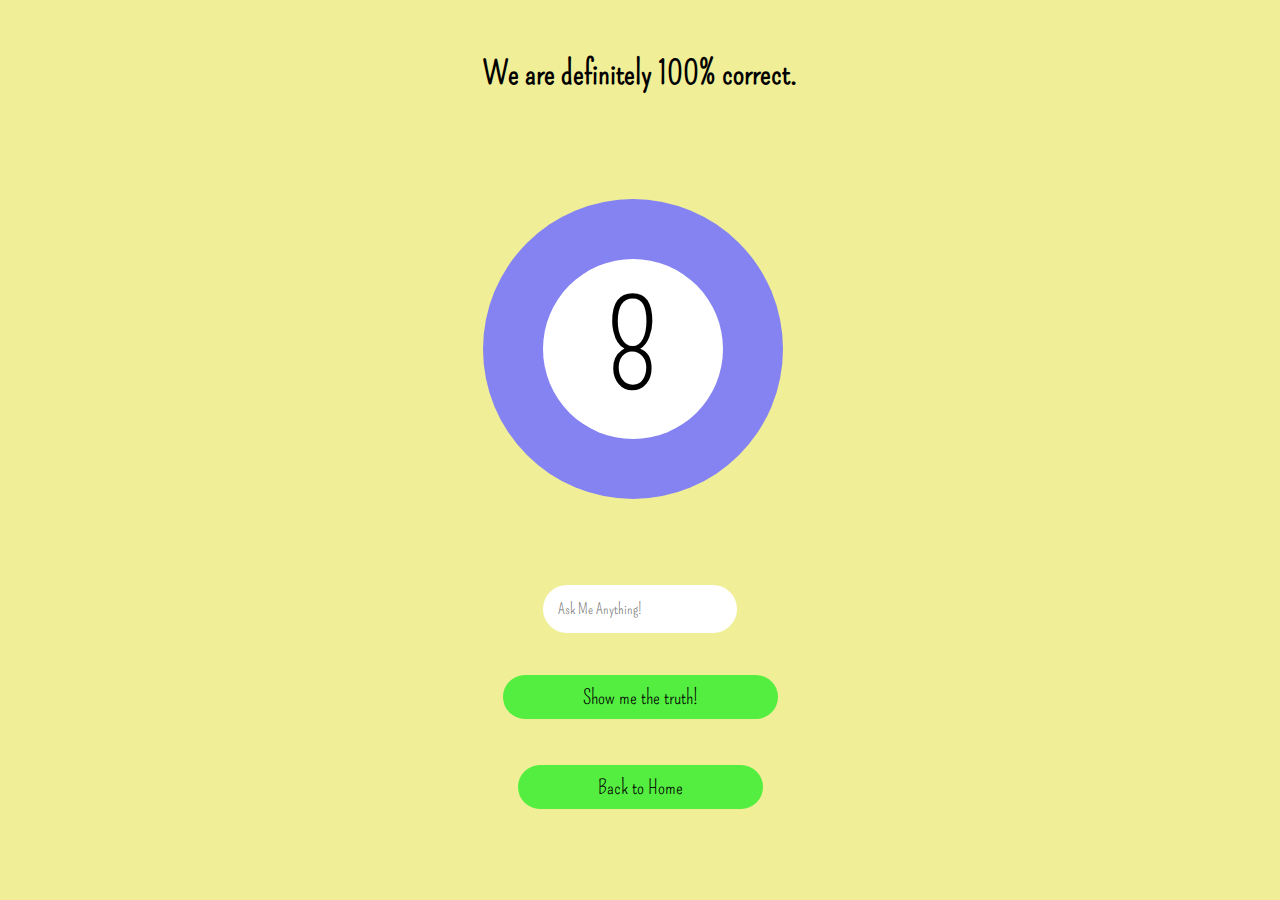
<file: 8ball.html>
<!DOCTYPE html>
<html lang="en">
<head>
    <meta charset="UTF-8">
    <meta http-equiv="X-UA-Compatible" content="IE=edge">
    <meta name="viewport" content="width=device-width, initial-scale=1.0">
    <title>Career Nostradamus</title>
    <link rel="stylesheet" href="8ball.css">
    <script src="8ball.js"></script>
</head>
<body>
    <h1>We are definitely 100% correct.</h1>
    <div class="ball">
        <div class="whitesurface">
            <p id="response">8</p>
        </div>
    </div>
    <br>
    <br>
    <br>
    <br>
    <br>
    <br>
    <div class="inputfield">
        <input type="text" id="clear" placeholder="Ask Me Anything!">
        <button id="askme" onclick="myFunction()">Show me the truth!</button>
        <button id="back-to-home" onclick="window.location.href='index.html'">Back to Home</button>

        <br>
        
    </div>
    
</body>
</html>
</file>
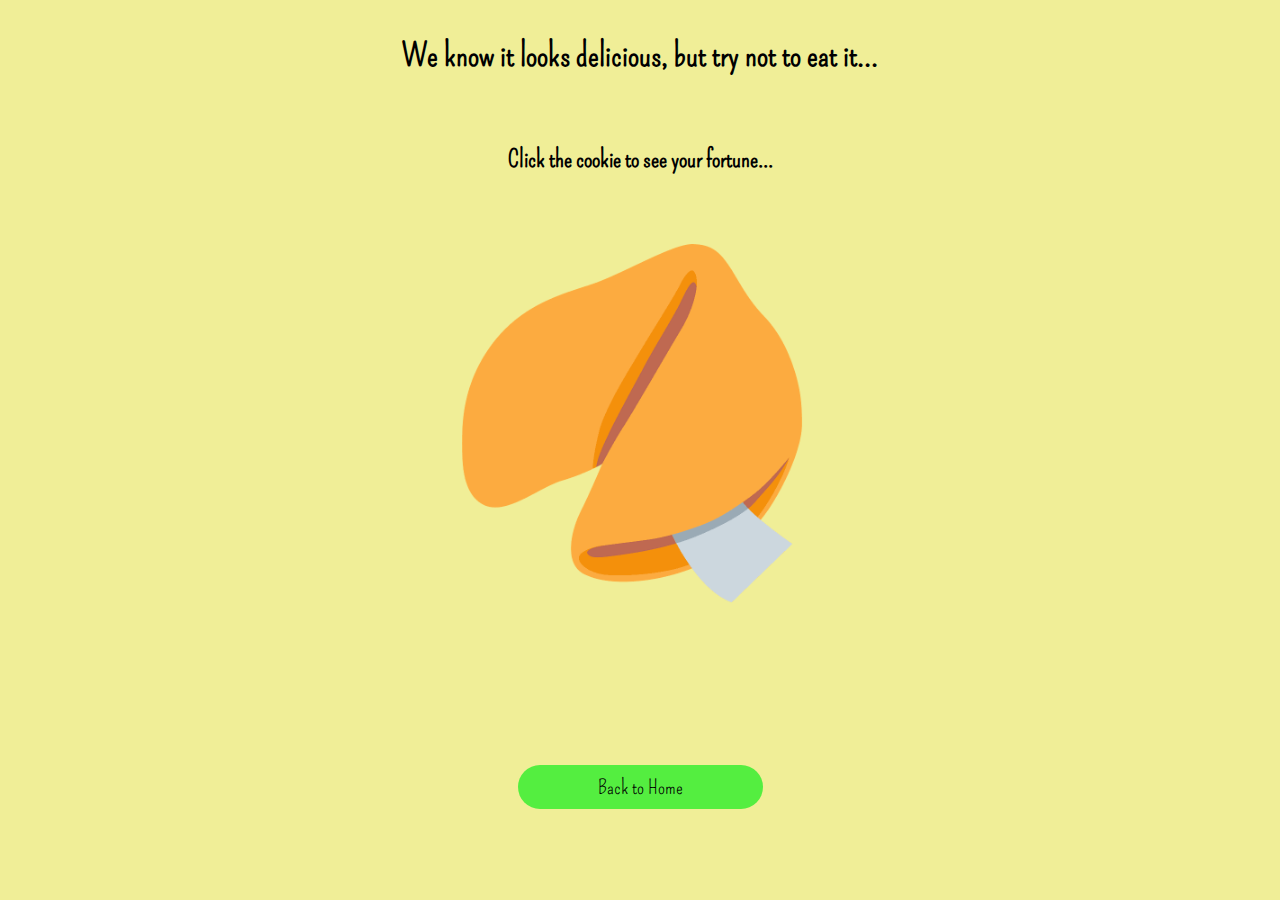
<file: fortunecookie.html>
<!DOCTYPE html>
<html lang="en">
<head>
    <meta charset="UTF-8">
    <meta http-equiv="X-UA-Compatible" content="IE=edge">
    <meta name="viewport" content="width=device-width, initial-scale=1.0">
    <title>Career Nostradamus</title>
    <link rel="stylesheet" href="fortunecookie.css">
    <script src="fortunecookie.js"></script>
</head>
<body>
    <h1 id="header">We know it looks delicious, but try not to eat it...</h1>
    <h2 id="header2">Click the cookie to see your fortune...</h2>
    <div class="cookie">
        <a href="#" onclick="generateFortune()"> 
            <img id="cookiepic" src="/fortunecookie.png">
        </a>
     
    </div>

    <br>
    <br>
    <br>
    <br>
    <br>
    <br>
    <div class="inputfield">
        <button id="generatenew" style="display: none" onclick="resetFortune()">Let me eat another anyways!</button>
        <button id="back-to-home" onclick="window.location.href='index.html'">Back to Home</button>
    </div>
    
</body>
</html>
</file>
<file: 8ball.css>
@import url('https://fonts.googleapis.com/css2?family=Life+Savers:wght@400;700;800&family=Pompiere&display=swap');

*{
    margin: 0;
    padding:0;
    
    font-family: 'Pompiere', cursive;

}


body{
    display: grid;
    justify-content: center;
    align-items: center;
    height: 100vh;
    overflow: hidden;
    background-color: rgb(240, 238, 151);
}
.ball{
    width: 300px;
    height: 300px;
    background-color: rgb(132, 131, 241);
    border-radius: 50%;
    display: flex;
    justify-content: center;
    align-items: center;
}
.inputfield{
    display: flex;
    justify-content: center;
    
}
input{
    position: absolute;
    top: 65vh;
    padding: 15px 50px 15px 15px;
    font-size: 15px;
    border-radius: 30px;
    text-align: left;
    border: 0;
 
}
input:focus{
    outline: 2px solid rgb(84, 238, 64);
}
button {
    position: absolute;
    padding: 10px 80px;
    font-size: 20px;
    border-radius: 30px;
    background-color: rgb(84, 238, 64);
    color: black;
    border: 2px rgb(18,0,31);
    transition: background-color 0.3s ease-in-out;
}

#askme {
    top: 75vh;
}

#back-to-home {
    top: 85vh;
}
button:hover{
    background-color: rgb(58, 153, 45);
}
button:active{
    background-color: rgb(84, 238, 64);
}
#response{
    width: 70px;
    color: black;
    border-radius: 50%;
    text-align: center;
    font-size: 120px;
}
.whitesurface{
    width: 180px;
    height: 180px;
    background-color: white;
    border-radius: 50%;
    display: flex;
    align-items: center;
    justify-content: center;
}
</file>
<file: fortunecookie.css>
@import url('https://fonts.googleapis.com/css2?family=Life+Savers:wght@400;700;800&family=Pompiere&display=swap');

*{
    margin: 0;
    padding:0;
    
    font-family: 'Pompiere', cursive;

}


body{
    display: grid;
    justify-content: center;
    align-items: center;
    height: 100vh;
    overflow: hidden;
    background-color: rgb(240, 238, 151);
}

#header{
    text-align: center;
}

#header2{
    text-align: center;
}


#cookiepic {
    width: 40vh;
    height:40vh;
    align-items: center;
    margin-left:50px;
}

.inputfield{
    display: flex;
    justify-content: center;
    
}

input:focus{
    outline: 2px solid rgb(84, 238, 64);
}
button {
    position: absolute;
    padding: 10px 80px;
    font-size: 20px;
    border-radius: 30px;
    background-color: rgb(84, 238, 64);
    color: black;
    border: 2px rgb(18,0,31);
}


#back-to-home {
    top: 85vh;
}

#generatenew {
    top:75vh;
}

button:hover{
    background-color: rgb(58, 153, 45);
}
button:active{
    background-color: rgb(84, 238, 64);
}
#response{
    width: 70px;
    color: black;
    border-radius: 50%;
    text-align: center;
    font-size: 120px;
}


#white-box {
    position: absolute;

    left: 25%;
    width: 50%;
    height: 15%;
    background-color: white;
    border: 2px solid rgba(0, 0, 0, 0.438);
    padding:5px;
   
    text-align: center;
  }
  
  #message {
    font-size: 24px;
    margin-top: 25px;
  }
  

  #generatenew {
    display: none;
}
</file>
